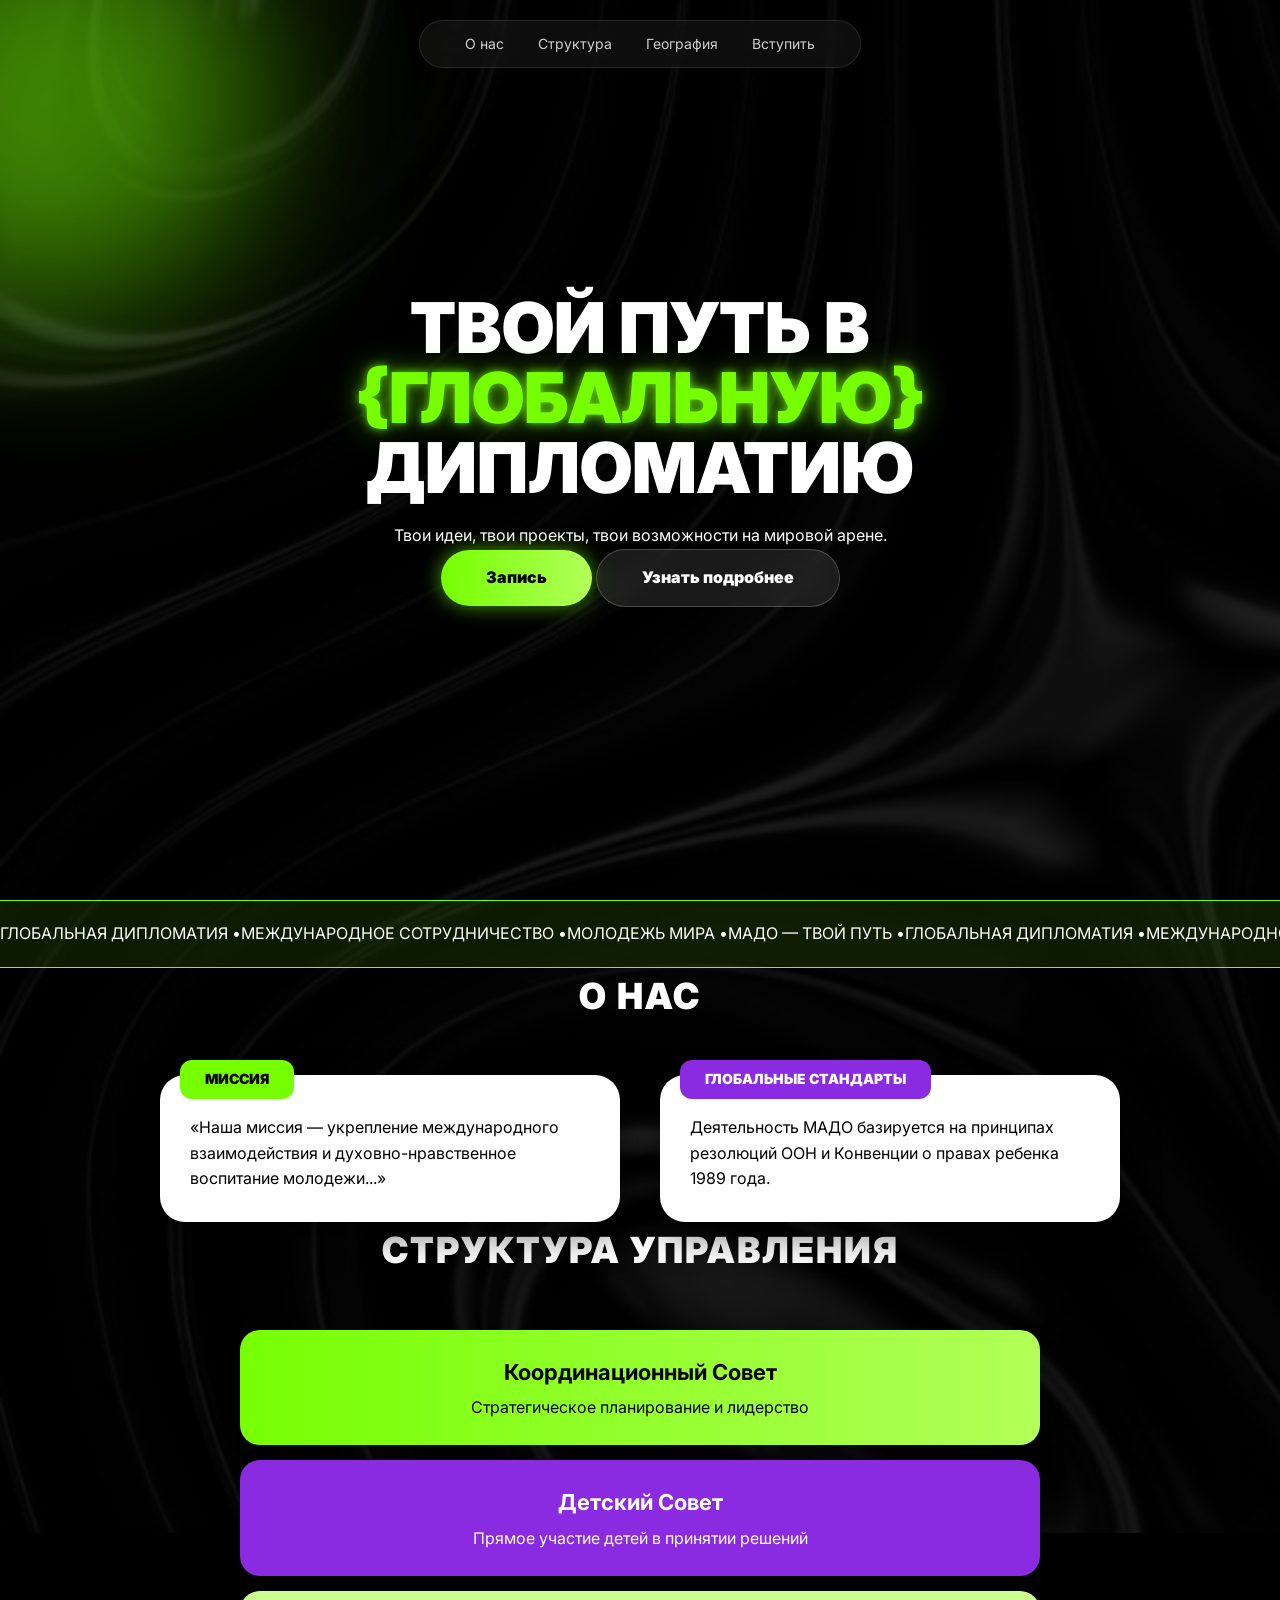
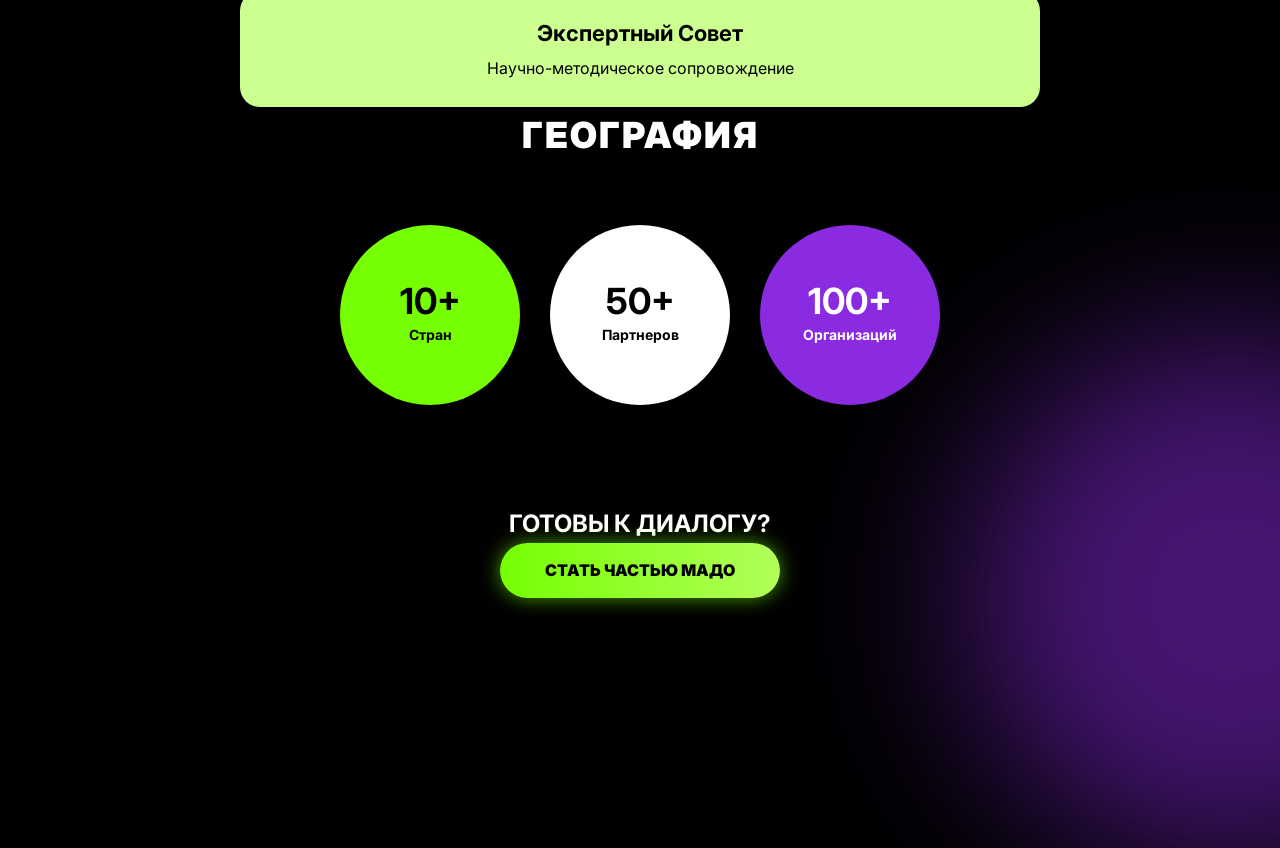
<file: index.html>
<!DOCTYPE html>
<html lang="ru">
<head>
    <meta charset="UTF-8">
    <meta name="viewport" content="width=device-width, initial-scale=1.0">
    <title>МАДО — Глобальная дипломатия</title>
    <link rel="stylesheet" href="mado.css">
    <link href="https://fonts.googleapis.com/css2?family=Inter:wght@400;700;900&display=swap" rel="stylesheet">
</head>
<body>

    <nav class="navbar">
        <div class="nav-blur">
            <a href="#about">О нас</a>
            <a href="#structure">Структура</a>
            <a href="#geography">География</a>
            <a href="#join">Вступить</a>
        </div>
    </nav>

    <header class="hero">
        <div class="container">
            <h1>ТВОЙ ПУТЬ В <br> <span class="highlight">{ГЛОБАЛЬНУЮ}</span> <br> ДИПЛОМАТИЮ</h1>
            <p>Твои идеи, твои проекты, твои возможности на мировой арене.</p>
            <div class="hero-btns">
                <a href="#join" class="btn btn-primary">Запись</a>
                <a href="#about" class="btn btn-secondary">Узнать подробнее</a>
            </div>
        </div>
    </header>
    <div class="ticker">
    <div class="ticker-wrapper">
        <div class="ticker-item">ГЛОБАЛЬНАЯ ДИПЛОМАТИЯ •</div>
        <div class="ticker-item">МЕЖДУНАРОДНОЕ СОТРУДНИЧЕСТВО •</div>
        <div class="ticker-item">МОЛОДЕЖЬ МИРА •</div>
        <div class="ticker-item">МАДО — ТВОЙ ПУТЬ •</div>
        <div class="ticker-item">ГЛОБАЛЬНАЯ ДИПЛОМАТИЯ •</div>
        <div class="ticker-item">МЕЖДУНАРОДНОЕ СОТРУДНИЧЕСТВО •</div>
        <div class="ticker-item">МОЛОДЕЖЬ МИРА •</div>
        <div class="ticker-item">МАДО — ТВОЙ ПУТЬ •</div>
    </div>
</div>

    <section id="about" class="about">
        <div class="container">
            <h2 class="section-title">О НАС</h2>
            <div class="grid-cards">
                <div class="card">
                    <div class="badge badge-green">Миссия</div>
                    <p>«Наша миссия — укрепление международного взаимодействия и духовно-нравственное воспитание молодежи...»</p>
                </div>
                <div class="card">
                    <div class="badge badge-purple">Глобальные Стандарты</div>
                    <p>Деятельность МАДО базируется на принципах резолюций ООН и Конвенции о правах ребенка 1989 года.</p>
                </div>
            </div>
        </div>
    </section>

    <section id="structure" class="management">
        <div class="container">
            <h2 class="section-title">СТРУКТУРА УПРАВЛЕНИЯ</h2>
            <div class="row-list">
                <div class="row-item green"><strong>Координационный Совет</strong><span>Стратегическое планирование и лидерство</span></div>
                <div class="row-item purple"><strong>Детский Совет</strong><span>Прямое участие детей в принятии решений</span></div>
                <div class="row-item light"><strong>Экспертный Совет</strong><span>Научно-методическое сопровождение</span></div>
            </div>
        </div>
    </section>

    <section id="geography" class="geography">
        <div class="container">
            <h2 class="section-title">ГЕОГРАФИЯ</h2>
            <div class="stats">
                <div class="circle c-green"><b>10+</b><p>Стран</p></div>
                <div class="circle c-white"><b>50+</b><p>Партнеров</p></div>
                <div class="circle c-purple"><b>100+</b><p>Организаций</p></div>
            </div>
            <div id="join" class="cta">
                <h2>ГОТОВЫ К ДИАЛОГУ?</h2>
                <a href="#" class="btn btn-primary large">СТАТЬ ЧАСТЬЮ МАДО</a>
            </div>
        </div>
    </section>

</body>
</html>
</file>
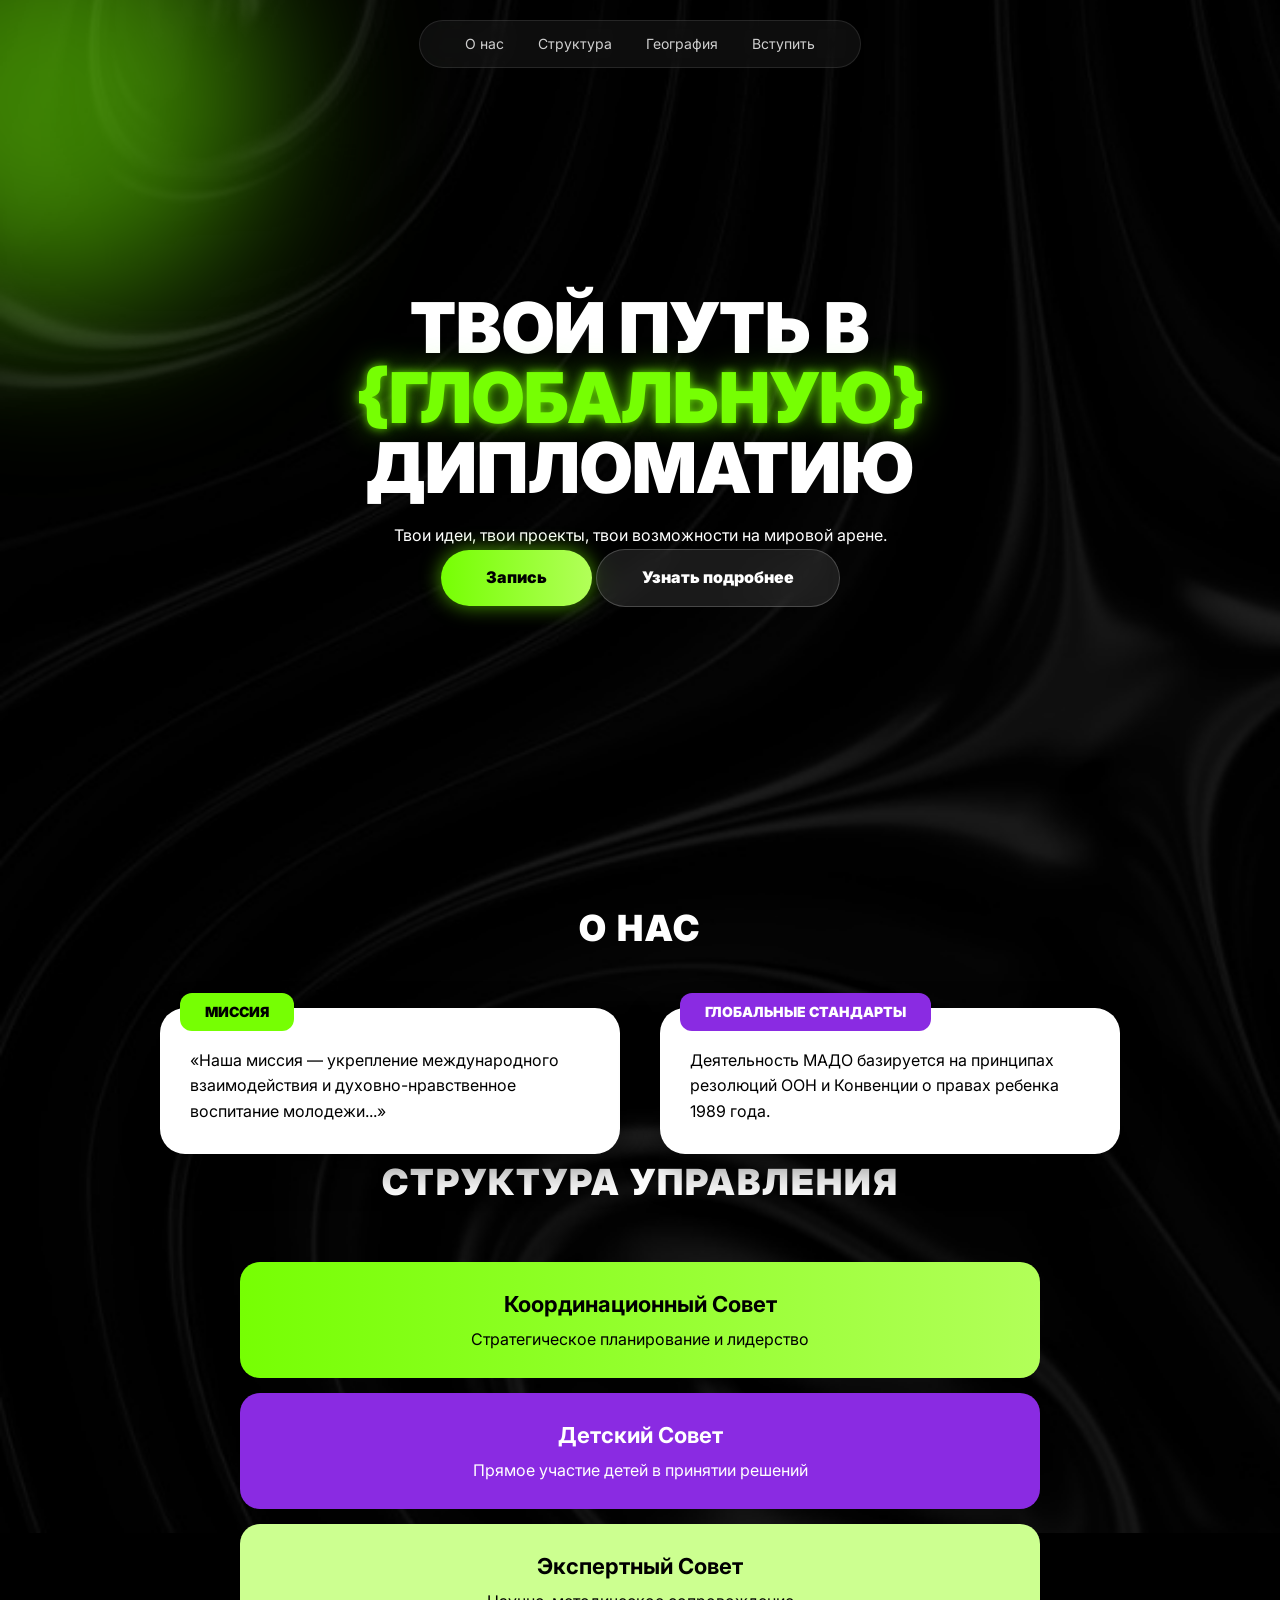
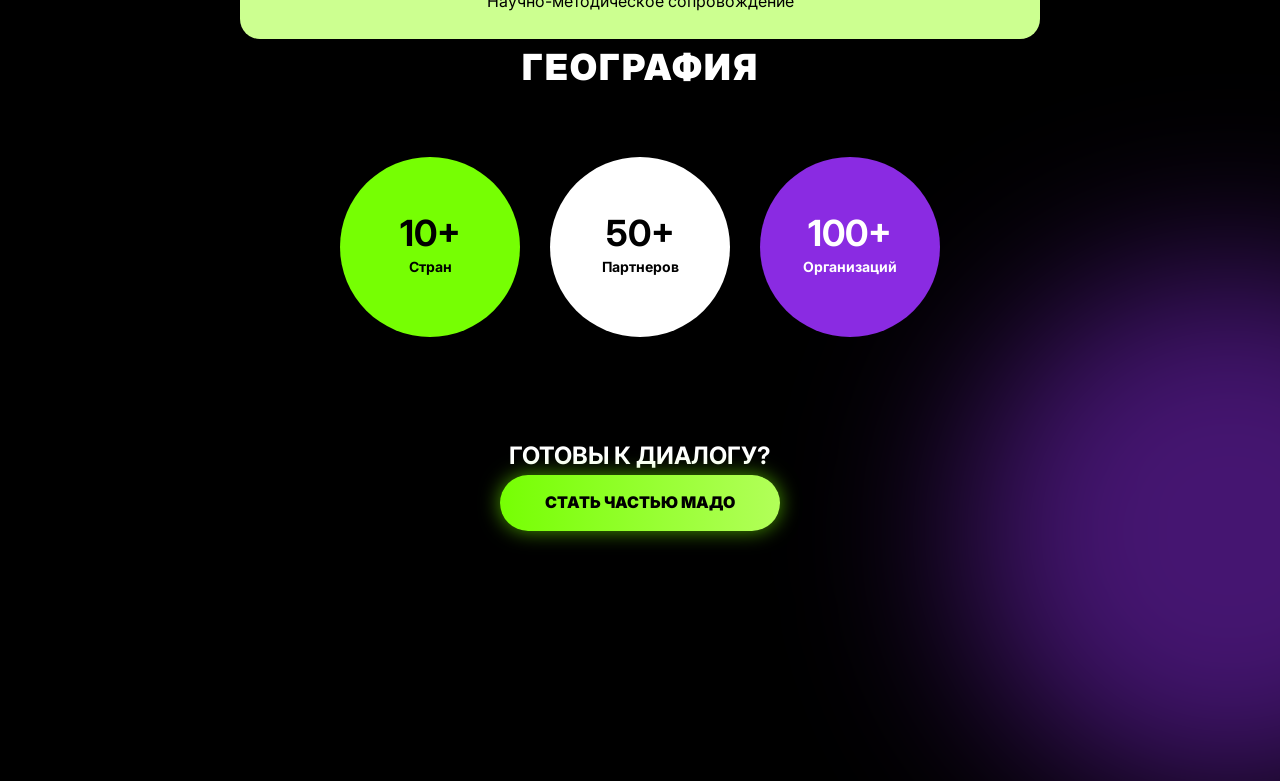
<file: mado.html>
<!DOCTYPE html>
<html lang="ru">
<head>
    <meta charset="UTF-8">
    <meta name="viewport" content="width=device-width, initial-scale=1.0">
    <title>МАДО — Глобальная дипломатия</title>
    <link rel="stylesheet" href="mado.css">
    <link href="https://fonts.googleapis.com/css2?family=Inter:wght@400;700;900&display=swap" rel="stylesheet">
</head>
<body>

    <nav class="navbar">
        <div class="nav-blur">
            <a href="#about">О нас</a>
            <a href="#structure">Структура</a>
            <a href="#geography">География</a>
            <a href="#join">Вступить</a>
        </div>
    </nav>

    <header class="hero">
        <div class="container">
            <h1>ТВОЙ ПУТЬ В <br> <span class="highlight">{ГЛОБАЛЬНУЮ}</span> <br> ДИПЛОМАТИЮ</h1>
            <p>Твои идеи, твои проекты, твои возможности на мировой арене.</p>
            <div class="hero-btns">
                <a href="#join" class="btn btn-primary">Запись</a>
                <a href="#about" class="btn btn-secondary">Узнать подробнее</a>
            </div>
        </div>
    </header>

    <section id="about" class="about">
        <div class="container">
            <h2 class="section-title">О НАС</h2>
            <div class="grid-cards">
                <div class="card">
                    <div class="badge badge-green">Миссия</div>
                    <p>«Наша миссия — укрепление международного взаимодействия и духовно-нравственное воспитание молодежи...»</p>
                </div>
                <div class="card">
                    <div class="badge badge-purple">Глобальные Стандарты</div>
                    <p>Деятельность МАДО базируется на принципах резолюций ООН и Конвенции о правах ребенка 1989 года.</p>
                </div>
            </div>
        </div>
    </section>

    <section id="structure" class="management">
        <div class="container">
            <h2 class="section-title">СТРУКТУРА УПРАВЛЕНИЯ</h2>
            <div class="row-list">
                <div class="row-item green"><strong>Координационный Совет</strong><span>Стратегическое планирование и лидерство</span></div>
                <div class="row-item purple"><strong>Детский Совет</strong><span>Прямое участие детей в принятии решений</span></div>
                <div class="row-item light"><strong>Экспертный Совет</strong><span>Научно-методическое сопровождение</span></div>
            </div>
        </div>
    </section>

    <section id="geography" class="geography">
        <div class="container">
            <h2 class="section-title">ГЕОГРАФИЯ</h2>
            <div class="stats">
                <div class="circle c-green"><b>10+</b><p>Стран</p></div>
                <div class="circle c-white"><b>50+</b><p>Партнеров</p></div>
                <div class="circle c-purple"><b>100+</b><p>Организаций</p></div>
            </div>
            <div id="join" class="cta">
                <h2>ГОТОВЫ К ДИАЛОГУ?</h2>
                <a href="#" class="btn btn-primary large">СТАТЬ ЧАСТЬЮ МАДО</a>
            </div>
        </div>
    </section>

</body>
</html>
</file>
<file: mado.css>
/* 1. ПОДКЛЮЧЕНИЕ ШРИФТОВ И ОБЩИЕ НАСТРОЙКИ */
@import url('https://fonts.googleapis.com/css2?family=Inter:wght@400;700;900&display=swap');

:root {
  --neon-green: #76ff03;
  --neon-purple: #8a2be2;
  --bg-dark: #000000;
}

* { box-sizing: border-box; margin: 0; padding: 0; }
html { scroll-behavior: smooth; }

body {
  margin: 0;
  font-family: 'Inter', sans-serif;
  background: var(--bg-dark) url('bg.jpg') no-repeat center center fixed;
  background-size: cover;
  color: #fff;
  line-height: 1.6;
  position: relative; 
  overflow-x: hidden; /* Чтобы фигуры не создавали горизонтальный скролл */
}

.container { max-width: 1000px; margin: 0 auto; padding: 0 20px; }

/* 2. ФИГУРЫ НА ФОНЕ (НЕОНОВОЕ СВЕЧЕНИЕ) */
body::before,
body::after {
  content: '';
  position: absolute;
  border-radius: 50%;
  filter: blur(80px);
  z-index: -1; 
  opacity: 0.5;
}

/* Зеленый круг сверху слева */
body::before {
  width: 400px;
  height: 400px;
  background: var(--neon-green);
  top: -100px;
  left: -150px;
  box-shadow: 0 0 100px rgba(118, 255, 3, 0.8);
}

/* Фиолетовый круг снизу справа */
body::after {
  width: 500px;
  height: 500px;
  background: var(--neon-purple);
  bottom: -150px;
  right: -200px;
  box-shadow: 0 0 120px rgba(138, 43, 226, 0.8);
}

/* 3. НАВИГАЦИЯ (GLASSMORPHISM) */
.navbar { position: fixed; top: 20px; width: 100%; z-index: 100; display: flex; justify-content: center; }
.nav-blur { 
    background: rgba(255,255,255,0.05); 
    backdrop-filter: blur(15px); 
    padding: 10px 30px; 
    border-radius: 30px; 
    border: 1px solid rgba(255,255,255,0.1);
}
.nav-blur a { color: #fff; text-decoration: none; margin: 0 15px; font-size: 14px; opacity: 0.8; transition: 0.3s; }
.nav-blur a:hover { opacity: 1; color: var(--neon-green); }

/* 4. ГЛАВНЫЙ ЭКРАН (HERO) */
.hero { height: 100vh; display: flex; align-items: center; text-align: center; }
h1 { font-size: clamp(40px, 10vw, 70px); font-weight: 900; line-height: 1; margin-bottom: 20px; }
.highlight { 
    color: var(--neon-green); 
    text-shadow: 0 0 10px rgba(118, 255, 3, 0.8), 0 0 30px rgba(118, 255, 3, 0.5);
}

/* 5. КНОПКИ */
.btn { display: inline-block; padding: 15px 45px; border-radius: 35px; text-decoration: none; font-weight: 900; transition: 0.3s; border: none; cursor: pointer; }
.btn-primary { 
    background: linear-gradient(90deg, #76ff03, #b2ff59); 
    color: #000; 
    box-shadow: 0 0 20px rgba(118, 255, 3, 0.6);
}
.btn-secondary { 
    background: rgba(255,255,255,0.1); 
    color: #fff; 
    border: 1px solid rgba(255,255,255,0.2); 
    backdrop-filter: blur(10px);
}
.btn:hover { transform: translateY(-3px); box-shadow: 0 10px 25px rgba(118, 255, 3, 0.4); }

/* 6. КАРТОЧКИ СЕКЦИИ "О НАС" */
.grid-cards { display: grid; grid-template-columns: 1fr 1fr; gap: 40px; margin-top: 50px; }
.card { background: #fff; color: #000; padding: 40px 30px 30px; border-radius: 25px; position: relative; box-shadow: 0 15px 35px rgba(0,0,0,0.5); }
.badge { position: absolute; top: -15px; left: 20px; padding: 8px 25px; border-radius: 12px; font-weight: 900; text-transform: uppercase; font-size: 14px; }
.badge-green { background: var(--neon-green); color: #000; }
.badge-purple { background: var(--neon-purple); color: #fff; }

/* 7. СТРУКТУРА УПРАВЛЕНИЯ */
.row-list { display: flex; flex-direction: column; gap: 15px; max-width: 800px; margin: 0 auto; }
.row-item { padding: 25px; border-radius: 20px; text-align: center; color: #000; transition: 0.3s; }
.row-item strong { display: block; font-size: 22px; margin-bottom: 5px; }
.row-item.green { background: linear-gradient(90deg, #76ff03, #b2ff59); }
.row-item.purple { background: var(--neon-purple); color: #fff; }
.row-item.light { background: #ccff90; }

/* 8. ГЕОГРАФИЯ И СТАТИСТИКА */
.stats { display: flex; justify-content: center; gap: 30px; margin: 60px 0; }
.circle { width: 180px; height: 180px; border-radius: 50%; display: flex; flex-direction: column; align-items: center; justify-content: center; color: #000; text-align: center; padding: 20px; }
.c-green { background: var(--neon-green); }
.c-white { background: #fff; }
.c-purple { background: var(--neon-purple); color: #fff; }
.circle b { font-size: 36px; line-height: 1; }
.circle p { font-size: 14px; font-weight: 700; margin-top: 5px; }

.section-title { text-align: center; margin-bottom: 50px; font-size: 36px; font-weight: 900; text-transform: uppercase; letter-spacing: 2px; }
.cta { text-align: center; margin-top: 100px; padding-bottom: 100px; }

/* 9. АДАПТИВНОСТЬ */
@media (max-width: 768px) {
    .grid-cards { grid-template-columns: 1fr; }
    .stats { flex-direction: column; align-items: center; }
    .hero { padding-top: 80px; }
    h1 { font-size: 40px; }
    .circle { width: 150px; height: 150px; }
}

/* --- ИСПРАВЛЕННАЯ БЕГУЩАЯ СТРОКА --- */
.ticker {
    background: rgba(118, 255, 3, 0.1);
    padding: 20px 0;
    white-space: nowrap; /* Запрещает перенос текста на новую строку */
    overflow: hidden;    /* Прячет всё, что не влезает в экран */
    border-top: 1px solid var(--neon-green);
    border-bottom: 1px solid var(--neon-green);
    width: 100%;
    display: flex;
}

.ticker-wrapper {
    display: flex;       /* Выстраивает элементы в один ряд */
    flex-shrink: 0;      /* Не дает элементам сжиматься */
    animation: scroll 20s linear infinite;
}

.ticker-wrapper span {
    font-size: 24px;
    font-weight: 900;
    color: var(--neon-green);
    padding-right: 50px; /* Отступ между фразами */
    text-shadow: 0 0 10px var(--neon-green);
    display: inline-block;
}

/* Анимация должна двигать строку ровно на половину её длины */
@keyframes scroll {
    from { transform: translateX(0); }
    to { transform: translateX(-50%); }
}
</file>
